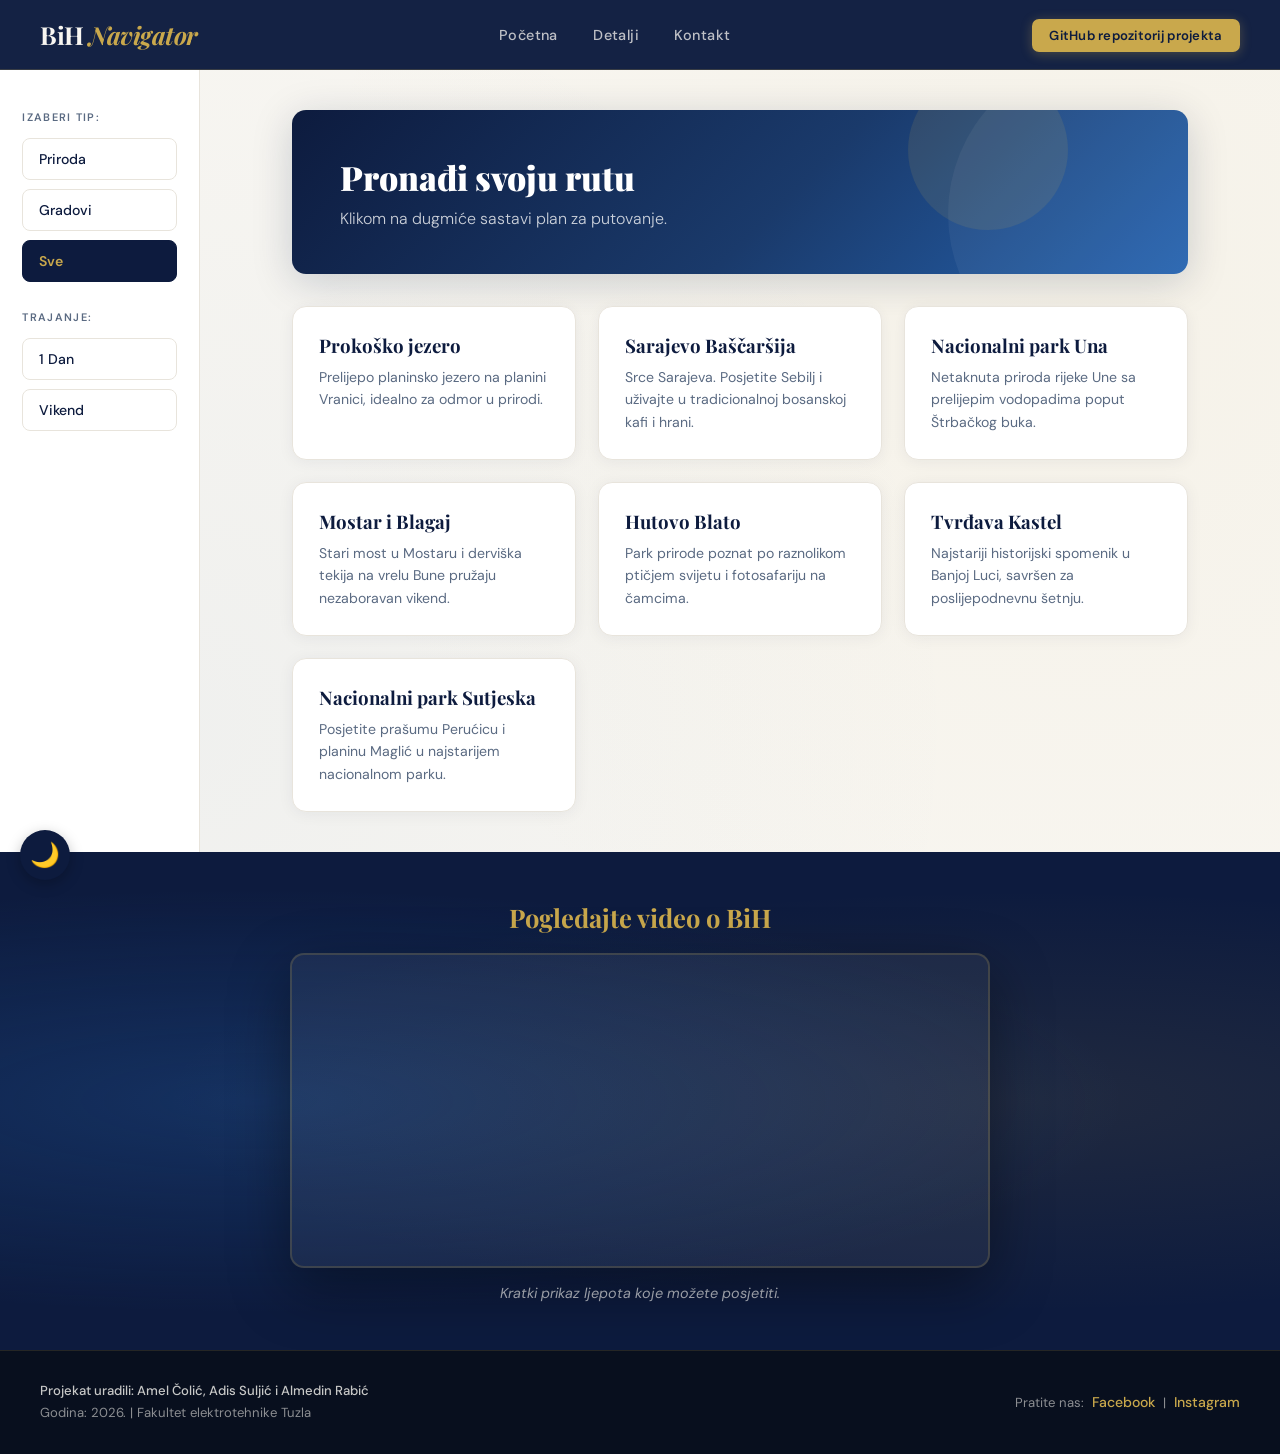
<file: Grupa9_TPTP_projekat/index.html>
<!DOCTYPE html>
<html lang="bs"> 
    <head>
        <meta charset="UTF-8">
        <meta name="viewport" content="width=device-width, initial-scale=1.0"> <!-- Koristen AI kako bi poboljsao responzivnost sa mobilne uredjaje -->
        <title>BiH Navigator | Početna </title>
        <!--Relativan link za css fajl -->
        <link rel="stylesheet" href="css/tptpstil.css">
    </head>
    <body>
        <!--  Header (Sadrži logo i glavni meni) -->
    <header class="glavni-header">
        <div class="logo">
            <h1>BiH <span>Navigator</span></h1>
        </div>

        <nav class="glavna-navigacija">
            <ul>
                <li><a href="index.html">Početna</a></li>
                <li><a href="sadrzaj.html"> Detalji </a></li>
                <li><a href="kontakt.html"> Kontakt </a> </li>
            </ul>
        </nav>

        <!--  Link koji vodi van naše stranice do github projekta -->
        <div class="github-link">
            <a href="https://github.com/amel-colic/Grupa-9-TPTP-2026" target="_blank"> GitHub repozitorij projekta </a>
        </div>
    </header>
    <div class="sredina-stranice">
        <!-- dugmici za odabir tipa putovanja -->   
        <nav class="bocni-meni">
            <h3>Izaberi tip:</h3>
            <button onclick="postaviTip('priroda')">Priroda</button>
            <button onclick="postaviTip('gradovi')">Gradovi</button>
            <button onclick="postaviTip('sve')">Sve</button>

            <br><br> <h3>Trajanje:</h3>
            <button onclick="postaviTrajanje('jednodnevni')">1 Dan</button>
            <button onclick="postaviTrajanje('vikend')">Vikend</button>
        </nav>

        <main class="glavni-sadrzaj">
            
            <section>
                <article>
                    <h2>Pronađi svoju rutu</h2>
                    <p>Klikom na dugmiće sastavi plan za putovanje.</p>
                </article>
            </section>

            <section id="mjesto-za-kartice">
                </section>

        </main>

    </div>
    <aside class="video-sekcija">
        <h3>Pogledajte video o BiH</h3>
       <iframe width="100%" height="315" src="https://www.youtube.com/embed/RyrYCXK0Ipg?autoplay=1&mute=1" frameborder="0" allow="autoplay; encrypted-media" allowfullscreen></iframe>  
        <p>Kratki prikaz ljepota koje možete posjetiti.</p>
    </aside>

    <footer class="donji-dio">
        <div class="autori">
            <p>Projekat uradili: Amel Čolić, Adis Suljić i Almedin Rabić</p>
            <p>Godina: 2026. | Fakultet elektrotehnike Tuzla</p>
        </div>

        <div class="linkovi">
            <p>Pratite nas:</p>
            <a href="https://www.facebook.com" target="_blank">Facebook</a> |
            <a href="https://www.instagram.com" target="_blank">Instagram</a>
        </div>
    </footer>

    <script src="js/tptpskripte.js"></script>

</body> 
</html>
</file>
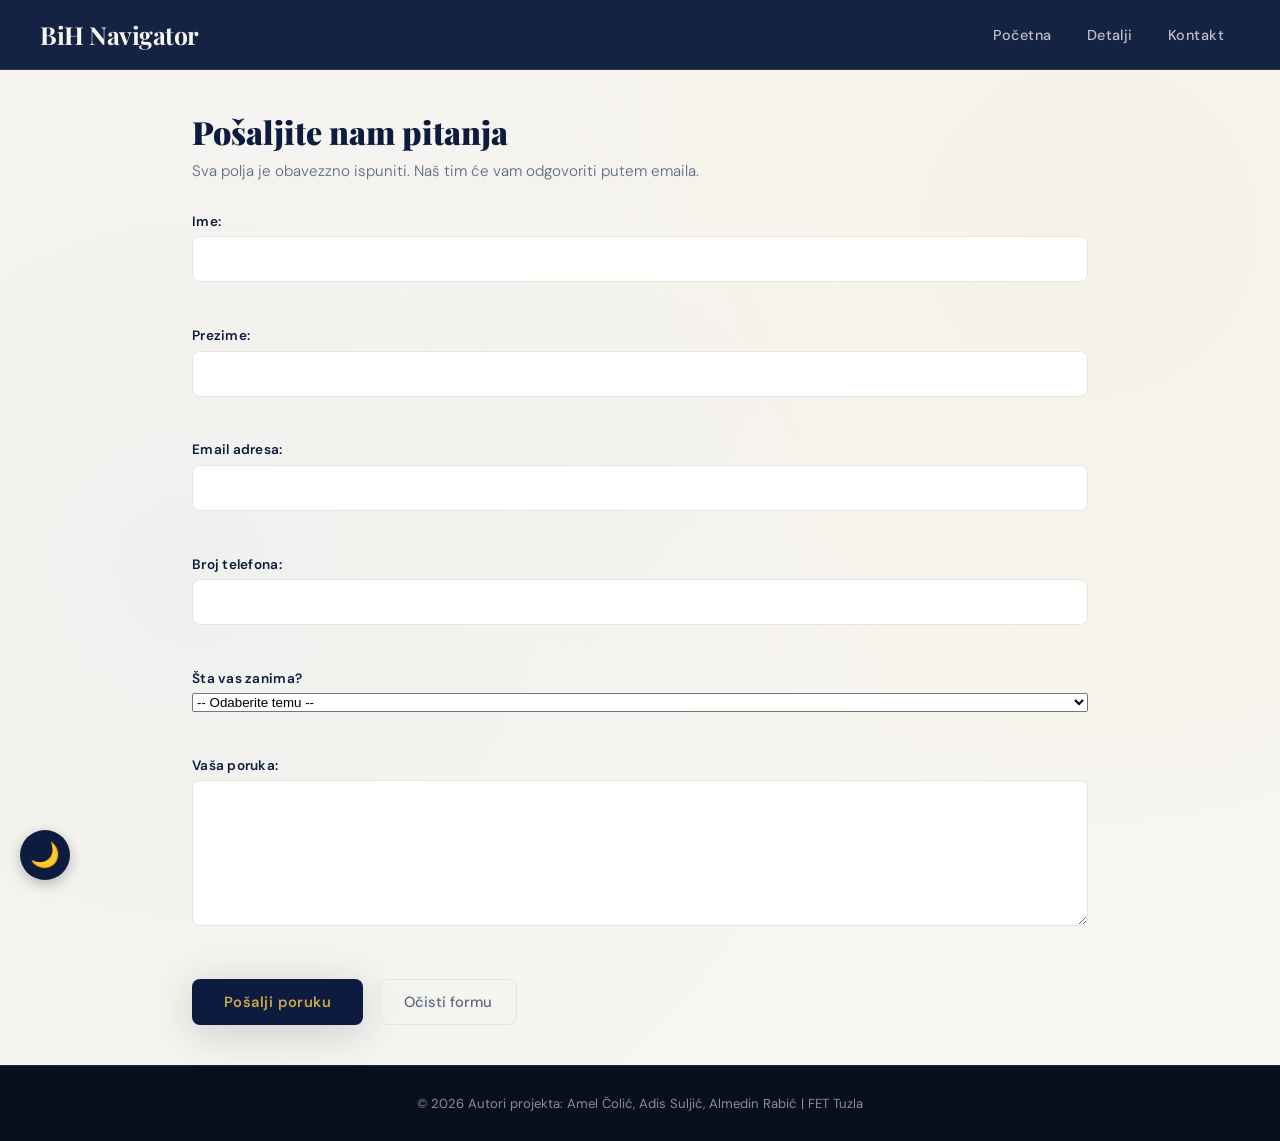
<file: Grupa9_TPTP_projekat/kontakt.html>
<!DOCTYPE html>
<html lang="bs">
<head>
    <meta charset="UTF-8">
    <meta name="viewport" content="width=device-width, initial-scale=1.0"> <!-- Koristen AI za poboljsanje responzivnosti stranice na mobilnim uredjajima-->
    <title>Kontaktirajte nas | BiH Navigator</title>
    <link rel="stylesheet" href="css/tptpstil.css">
</head>
<body>

    <header>
        <h1>BiH Navigator</h1>
        <nav>
            <ul>
                <li><a href="index.html">Početna</a></li>
                <li><a href="sadrzaj.html">Detalji</a></li>
                <li><a href="kontakt.html">Kontakt</a></li>
            </ul>
        </nav>
    </header>

    <main>
        <section class="kontakt">
            <h2>Pošaljite nam pitanja</h2>
            <p>Sva polja je obavezzno ispuniti. Naš tim će vam odgovoriti putem emaila.</p>

            <form id="kontaktForma" novalidate>
    <div class="unos">
        <label for="ime">Ime:</label>
        <input type="text" id="ime" name="ime">
        <span id="imeGreska" class="greska-tekst"></span>
    </div>

    <div class="unos">
        <label for="prezime">Prezime:</label>
        <input type="text" id="prezime" name="prezime">
        <span id="prezimeGreska" class="greska-tekst"></span>
    </div>

    <div class="unos">
        <label for="korisnikEmail">Email adresa:</label>
        <input type="email" id="korisnikEmail" name="korisnikEmail">
        <span id="emailGreska" class="greska-tekst"></span>
    </div>

    <div class="unos">
        <label for="telefon">Broj telefona:</label>
        <input type="text" id="telefon" name="telefon">
        <span id="telGreska" class="greska-tekst"></span>
    </div>

    <div class="unos">
        <label for="tema">Šta vas zanima?</label>
        <select id="tema">
            <option value="">-- Odaberite temu --</option>
            <option value="izlet">Jednodnevni izlet</option>
            <option value="vikend">Vikend avantura</option>
            <option value="smjestaj">Upit za smještaj</option>
        </select>
        <span id="temaGreska" class="greska-tekst"></span>
    </div>

    <div class="unos">
        <label for="poruka">Vaša poruka:</label>
        <textarea id="poruka" rows="6"></textarea>
        <span id="porukaGreska" class="greska-tekst"></span>
    </div>

    <div class="akcije">
        <button type="submit">Pošalji poruku</button>
        <button type="reset" id="ponistiSve">Očisti formu</button>
    </div>
</form>

<div id="uspjeh" style="display:none;">
    <h3 id="porukaUspjehaTekst"></h3>
</div>

            <div id="uspjeh" style="display:none;">
                <h3>Hvala vam! Vaša poruka je uspješno poslana.</h3>
            </div>
        </section>
    </main>

    <footer>
        <p>&copy; 2026 Autori projekta: Amel Čolić, Adis Suljić, Almedin Rabić | FET Tuzla</p>
    </footer>

    <script src="js/tptpskripte.js"></script>

</body>
</html>
</file>
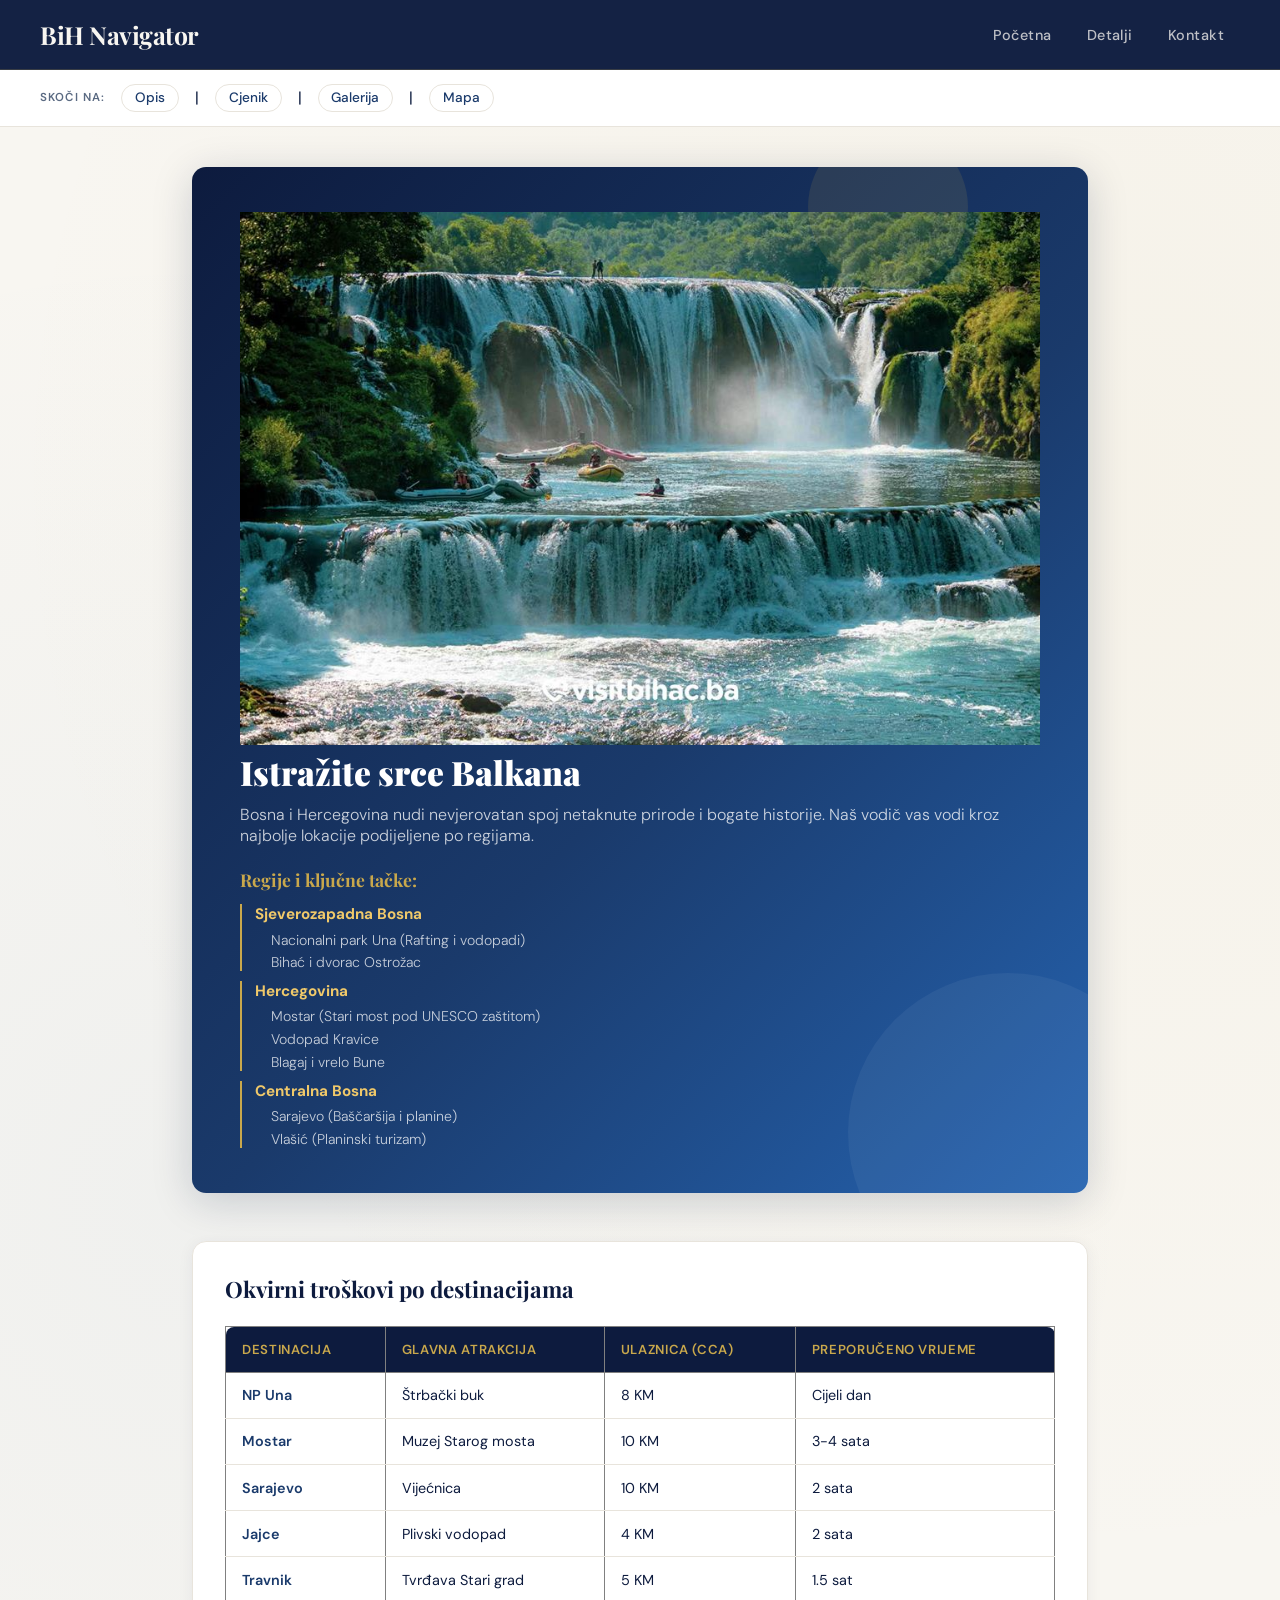
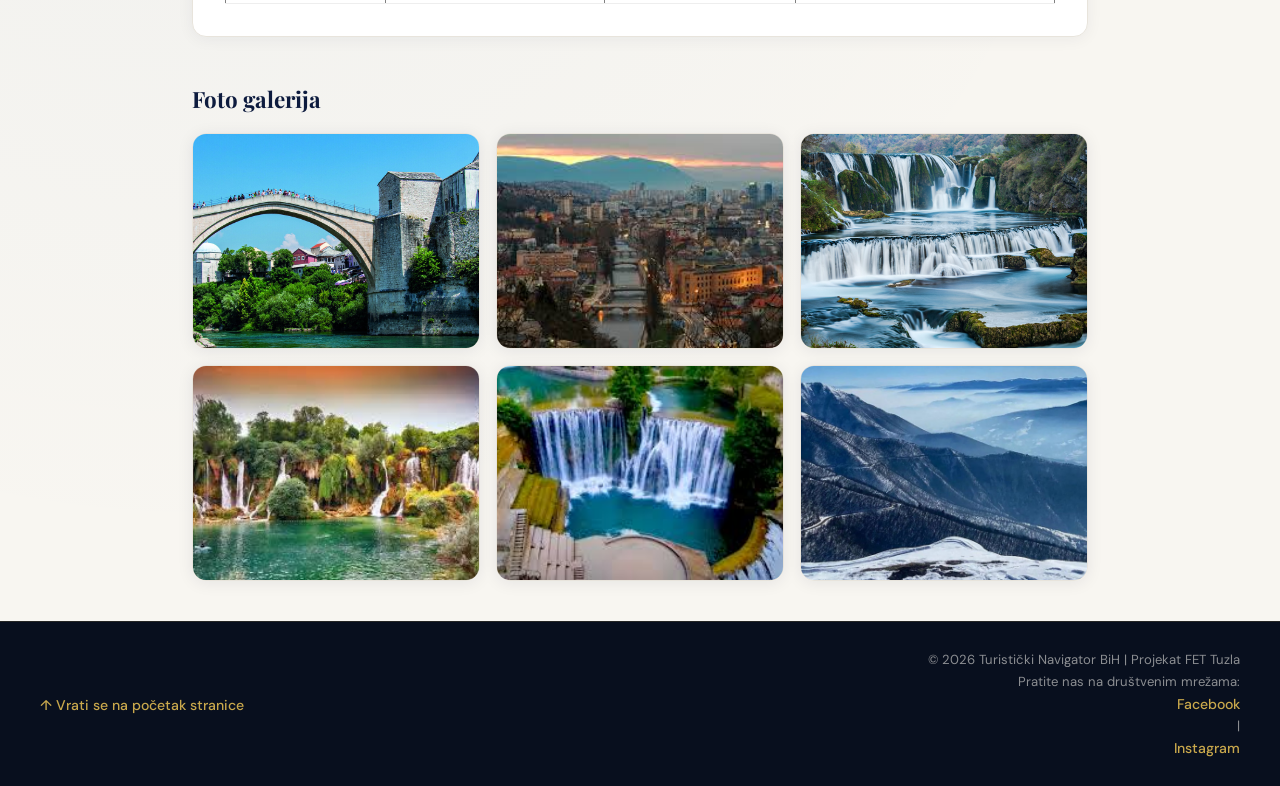
<file: Grupa9_TPTP_projekat/sadrzaj.html>
<!DOCTYPE html>
<html lang="bs">
<head>
    <meta charset="UTF-8">
    <meta name="viewport" content="width=device-width, initial-scale=1.0"> <!-- Koristen AI za generisanje komande za responzivnost stranice na telefonu-->
    <title>Detalji Destinacije | BiH Navigator</title>
    <link rel="stylesheet" href="css/tptpstil.css">
</head>
<body>

    <div id="vrh"></div>

    <header>
        <h1>BiH Navigator</h1>
        <nav>
            <ul>
                <li><a href="index.html">Početna</a></li>
                <li><a href="sadrzaj.html">Detalji</a></li>
                <li><a href="kontakt.html">Kontakt</a></li>
            </ul>
        </nav>
    </header>

    <nav class="brzi-linkovi">
        <h3>Skoči na:</h3>
        <a href="#opis">Opis</a> | 
        <a href="#tabela">Cjenik</a> | 
        <a href="#galerija">Galerija</a> | 
        <a href="#mapa">Mapa</a>
    </nav>
    <main>
    <section id="opis">
        <article>
            <picture>
               <source media="(max-width: 600px)" srcset="slike/una-mala.jpg">
               <source media="(min-width: 601px)" srcset="slike/una-velika.jpg">
               <img src="images/una-velika.jpg" alt="Nacionalni park Una prelijep vodopad" style="width:100%;">
            </picture>
            <h2>Istražite srce Balkana</h2>
            <p>Bosna i Hercegovina nudi nevjerovatan spoj netaknute prirode i bogate historije. Naš vodič vas vodi kroz najbolje lokacije podijeljene po regijama.</p>
            
            <h3>Regije i ključne tačke:</h3>
            <ul>
                <li><strong>Sjeverozapadna Bosna</strong>
                    <ul>
                        <li>Nacionalni park Una (Rafting i vodopadi)</li>
                        <li>Bihać i dvorac Ostrožac</li>
                    </ul>
                </li>
                <li><strong>Hercegovina</strong>
                    <ul>
                        <li>Mostar (Stari most pod UNESCO zaštitom)</li>
                        <li>Vodopad Kravice</li>
                        <li>Blagaj i vrelo Bune</li>
                    </ul>
                </li>
                <li><strong>Centralna Bosna</strong>
                    <ul>
                        <li>Sarajevo (Baščaršija i planine)</li>
                        <li>Vlašić (Planinski turizam)</li>
                    </ul>
                </li>
            </ul>
        </article>
    </section>
         <section id="tabela">
        <h3>Okvirni troškovi po destinacijama</h3>
        <table border="1" style="width:100%; text-align:left;">
            <thead>
                <tr>
                    <th>Destinacija</th>
                    <th>Glavna atrakcija</th>
                    <th>Ulaznica (cca)</th>
                    <th>Preporučeno vrijeme</th>
                </tr>
            </thead>
            <tbody>
                <tr>
                    <td>NP Una</td>
                    <td>Štrbački buk</td>
                    <td>8 KM</td>
                    <td>Cijeli dan</td>
                </tr>
                <tr>
                    <td>Mostar</td>
                    <td>Muzej Starog mosta</td>
                    <td>10 KM</td>
                    <td>3-4 sata</td>
                </tr>
                <tr>
                    <td>Sarajevo</td>
                    <td>Vijećnica</td>
                    <td>10 KM</td>
                    <td>2 sata</td>
                </tr>
                <tr>
                    <td>Jajce</td>
                    <td>Plivski vodopad</td>
                    <td>4 KM</td>
                    <td>2 sata</td>
                </tr>
                <tr>
                    <td>Travnik</td>
                    <td>Tvrđava Stari grad</td>
                    <td>5 KM</td>
                    <td>1.5 sat</td>
                </tr>
            </tbody>
        </table>
    </section>
    <section id="galerija">
        <h3>Foto galerija</h3>
        <div class="galerija-kontejner">
            <img src="slike/mostar.jpg" alt="Stari most u Mostaru">
            <img src="slike/sarajevo.jpg" alt="Pogled na Sarajevo">
            <img src="slike/una.jpg" alt="Vodopad na Uni">
            <img src="slike/kravice.jpg" alt="Vodopad Kravice">
            <img src="slike/jajce.jpg" alt="Plivski vodopad">
            <img src="slike/vlasic.jpg" alt="Vlašić">
        </div>
    </section>

</main>
<footer class="donji-dio">
        <p><a href="#vrh">↑ Vrati se na početak stranice</a></p> <!-- link koji vraca na vrh stranice -->
        
        <div class="info-footer">
            <p>&copy; 2026 Turistički Navigator BiH | Projekat FET Tuzla</p>
            <p>Pratite nas na društvenim mrežama:</p>
            <a href="https://www.facebook.com" target="_blank">Facebook</a> | 
            <a href="https://www.instagram.com" target="_blank">Instagram</a>
        </div>
    </footer>

</body> 
</html>
</file>
<file: Grupa9_TPTP_projekat/css/tptpstil.css>
@import url('https://fonts.googleapis.com/css2?family=Playfair+Display:wght@700;900&family=DM+Sans:wght@300;400;500;600&display=swap');

/* Osnovne boje i stilovi stranice */
:root {
  --plava-tamna: #0d1b3e;
  --plava-srednja: #1a3a6b;
  --plava-svjetla: #2563b0;
  --zlatna: #c9a84c;
  --zlatna-svijetla: #f0c96a;
  --bijela: #f8f6f1;
  --siva-svjetla: #e8e4dc;
  --tekst-tamni: #0d1b3e;
  --tekst-sivi: #5a6a82;
  --shadow-plava: 0 8px 40px rgba(13, 27, 62, 0.18);
  --shadow-zlatna: 0 4px 24px rgba(201, 168, 76, 0.25);
  --radius: 14px;
  --radius-mali: 8px;
}

/* Reset defaultnih margina */
*, *::before, *::after {
  margin: 0;
  padding: 0;
  box-sizing: border-box;
}

html {
  scroll-behavior: smooth;
}

body {
  font-family: 'DM Sans', sans-serif;
  background-color: var(--bijela);
  color: var(--tekst-tamni);
  min-height: 100vh;
  overflow-x: hidden;
  background-image: 
    radial-gradient(circle at 15% 50%, rgba(37, 99, 176, 0.04) 0%, transparent 60%),
    radial-gradient(circle at 85% 20%, rgba(201, 168, 76, 0.05) 0%, transparent 50%);
}

/* Jednostavne animacije */
/* Animacija za header kada se stranica ucita */
@keyframes slideDown {
  from { transform: translateY(-100%); opacity: 0; }
  to   { transform: translateY(0);    opacity: 1; }
}

@keyframes fadeIn {
  from { opacity: 0; transform: translateY(16px); }
  to   { opacity: 1; transform: translateY(0); }
}

@keyframes cardIn {
  from { opacity: 0; transform: scale(0.94) translateY(10px); }
  to   { opacity: 1; transform: scale(1) translateY(0); }
}

@keyframes heroPulse {
  from { box-shadow: 0 8px 40px rgba(13,27,62,0.25), 0 0 0 rgba(201,168,76,0); }
  to   { box-shadow: 0 16px 60px rgba(13,27,62,0.35), 0 0 40px rgba(201,168,76,0.1); }
}

.glavni-header {
  display: flex;
  align-items: center;
  justify-content: space-between;
  padding: 0 2.5rem;
  height: 70px;
  background: rgba(13, 27, 62, 0.97);
  backdrop-filter: blur(12px);
  position: sticky;
  top: 0;
  z-index: 100;
  border-bottom: 1px solid rgba(201, 168, 76, 0.2);
  animation: slideDown 0.6s cubic-bezier(0.16, 1, 0.3, 1) both;
}

.logo h1 {
  font-family: 'Playfair Display', serif;
  font-size: 1.55rem;
  font-weight: 700;
  color: var(--bijela);
  letter-spacing: -0.02em;
}

.logo h1 span {
  color: var(--zlatna);
  font-style: italic;
}

.glavna-navigacija ul {
  list-style: none;
  display: flex;
  gap: 0.2rem;
}

.glavna-navigacija ul li a {
  text-decoration: none;
  color: rgba(248, 246, 241, 0.75);
  font-size: 0.9rem;
  font-weight: 500;
  letter-spacing: 0.03em;
  padding: 0.45rem 1rem;
  border-radius: 6px;
  transition: color 0.2s, background 0.2s;
  position: relative;
}

.glavna-navigacija ul li a::after {
  content: '';
  position: absolute;
  bottom: 4px;
  left: 50%;
  transform: translateX(-50%);
  width: 0;
  height: 2px;
  background: var(--zlatna);
  border-radius: 2px;
  transition: width 0.3s cubic-bezier(0.34, 1.56, 0.64, 1);
}

.glavna-navigacija ul li a:hover {
  color: var(--bijela);
  background: rgba(255,255,255,0.06);
}

.glavna-navigacija ul li a:hover::after {
  width: 60%;
}

.github-link a {
  text-decoration: none;
  background: var(--zlatna);
  color: var(--plava-tamna);
  font-size: 0.82rem;
  font-weight: 600;
  padding: 0.5rem 1.1rem;
  border-radius: 7px;
  letter-spacing: 0.02em;
  transition: background 0.2s, transform 0.2s, box-shadow 0.2s;
  box-shadow: 0 2px 12px rgba(201,168,76,0.3);
}

.github-link a:hover {
  background: var(--zlatna-svijetla);
  transform: translateY(-1px);
  box-shadow: 0 4px 20px rgba(201,168,76,0.45);
}

header:not(.glavni-header) {
  display: flex;
  align-items: center;
  justify-content: space-between;
  padding: 0 2.5rem;
  height: 70px;
  background: rgba(13, 27, 62, 0.97);
  backdrop-filter: blur(12px);
  position: sticky;
  top: 0;
  z-index: 100;
  border-bottom: 1px solid rgba(201, 168, 76, 0.2);
  animation: slideDown 0.6s cubic-bezier(0.16, 1, 0.3, 1) both;
}

header:not(.glavni-header) h1 {
  font-family: 'Playfair Display', serif;
  font-size: 1.55rem;
  font-weight: 700;
  color: var(--bijela);
  letter-spacing: -0.02em;
}

header:not(.glavni-header) nav ul {
  list-style: none;
  display: flex;
  gap: 0.2rem;
}

header:not(.glavni-header) nav ul li a {
  text-decoration: none;
  color: rgba(248, 246, 241, 0.75);
  font-size: 0.9rem;
  font-weight: 500;
  letter-spacing: 0.03em;
  padding: 0.45rem 1rem;
  border-radius: 6px;
  transition: color 0.2s, background 0.2s;
  position: relative;
}

header:not(.glavni-header) nav ul li a::after {
  content: '';
  position: absolute;
  bottom: 4px;
  left: 50%;
  transform: translateX(-50%);
  width: 0;
  height: 2px;
  background: var(--zlatna);
  border-radius: 2px;
  transition: width 0.3s cubic-bezier(0.34, 1.56, 0.64, 1);
}

header:not(.glavni-header) nav ul li a:hover {
  color: var(--bijela);
  background: rgba(255, 255, 255, 0.06);
}

header:not(.glavni-header) nav ul li a:hover::after {
  width: 60%;
}

.brzi-linkovi {
  background: white;
  border-bottom: 1px solid var(--siva-svjetla);
  padding: 0.85rem 2.5rem;
  display: flex;
  align-items: center;
  gap: 1rem;
  flex-wrap: wrap;
  animation: slideDown 0.5s ease 0.2s both;
  position: sticky;
  top: 70px;
  z-index: 90;
}

.brzi-linkovi h3 {
  font-size: 0.72rem;
  font-weight: 600;
  letter-spacing: 0.1em;
  text-transform: uppercase;
  color: var(--tekst-sivi);
  white-space: nowrap;
}

.brzi-linkovi a {
  text-decoration: none;
  color: var(--plava-srednja);
  font-size: 0.85rem;
  font-weight: 500;
  padding: 0.3rem 0.8rem;
  border-radius: 20px;
  border: 1.5px solid var(--siva-svjetla);
  transition: all 0.2s;
}

.brzi-linkovi a:hover {
  background: var(--plava-tamna);
  color: var(--zlatna);
  border-color: var(--plava-tamna);
}

.sredina-stranice {
  display: flex;
  min-height: calc(100vh - 70px - 220px);
  animation: fadeIn 0.7s ease 0.3s both;
}

.bocni-meni {
  width: 200px;
  flex-shrink: 0;
  padding: 2.5rem 1.4rem;
  background: white;
  border-right: 1px solid var(--siva-svjetla);
  display: flex;
  flex-direction: column;
  gap: 0.55rem;
}

.bocni-meni h3 {
  font-family: 'DM Sans', sans-serif;
  font-size: 0.68rem;
  font-weight: 600;
  letter-spacing: 0.12em;
  text-transform: uppercase;
  color: var(--tekst-sivi);
  margin-bottom: 0.3rem;
  margin-top: 0.8rem;
}

.bocni-meni h3:first-child { margin-top: 0; }
.bocni-meni h3:not(:first-child) { margin-top: 1.2rem; }

.bocni-meni button {
  width: 100%;
  padding: 0.7rem 1rem;
  background: transparent;
  border: 1.5px solid var(--siva-svjetla);
  border-radius: var(--radius-mali);
  font-family: 'DM Sans', sans-serif;
  font-size: 0.88rem;
  font-weight: 500;
  color: var(--tekst-tamni);
  cursor: pointer;
  text-align: left;
  transition: all 0.22s cubic-bezier(0.34, 1.56, 0.64, 1);
  position: relative;
  overflow: hidden;
}

.bocni-meni button::before {
  content: '';
  position: absolute;
  left: 0; top: 0; bottom: 0;
  width: 0;
  background: var(--plava-srednja);
  transition: width 0.22s ease;
  z-index: 0;
}

.bocni-meni button span,
.bocni-meni button { position: relative; z-index: 1; }

.bocni-meni button:hover {
  border-color: var(--plava-srednja);
  color: var(--bijela);
  transform: translateX(4px);
  box-shadow: var(--shadow-plava);
}

.bocni-meni button:hover::before { width: 100%; }

.bocni-meni button.aktivan {
  background: var(--plava-tamna);
  border-color: var(--plava-tamna);
  color: var(--zlatna);
  font-weight: 600;
}

.bocni-meni button.aktivan-trajanje {
  background: var(--plava-srednja);
  border-color: var(--plava-srednja);
  color: var(--zlatna-svijetla);
  font-weight: 600;
}

.bocni-meni br { display: none; }

.glavni-sadrzaj {
  flex: 1;
  padding: 2.5rem 2rem;
  display: flex;
  flex-direction: column;
  gap: 2rem;
}

.glavni-sadrzaj section:first-child article {
  background: linear-gradient(135deg, var(--plava-tamna) 0%, var(--plava-srednja) 55%, var(--plava-svjetla) 100%);
  color: white;
  padding: 2.8rem 3rem;
  border-radius: var(--radius);
  position: relative;
  overflow: hidden;
  box-shadow: var(--shadow-plava);
  animation: heroPulse 4s ease-in-out infinite alternate;
}

.glavni-sadrzaj section:first-child article::before {
  content: '';
  position: absolute;
  width: 320px; height: 320px;
  background: rgba(255,255,255,0.05);
  border-radius: 50%;
  right: -80px; bottom: -100px;
}

.glavni-sadrzaj section:first-child article::after {
  content: '';
  position: absolute;
  width: 160px; height: 160px;
  background: rgba(201, 168, 76, 0.12);
  border-radius: 50%;
  right: 120px; top: -40px;
}

.glavni-sadrzaj section:first-child article h2 {
  font-family: 'Playfair Display', serif;
  font-size: 2.1rem;
  font-weight: 900;
  margin-bottom: 0.6rem;
  position: relative;
  z-index: 1;
}

.glavni-sadrzaj section:first-child article p {
  font-size: 1rem;
  color: rgba(255,255,255,0.78);
  position: relative;
  z-index: 1;
  font-weight: 300;
}

/* Grid raspored kartica */
section#mjesto-za-kartice {
  display: grid;
  grid-template-columns: repeat(3, 1fr);
  gap: 1.4rem;
}

.kartica {
  background: white;
  border-radius: var(--radius);
  border: 1px solid var(--siva-svjetla);
  padding: 1.6rem;
  box-shadow: 0 2px 16px rgba(13,27,62,0.06);
  transition: transform 0.3s cubic-bezier(0.34, 1.56, 0.64, 1), box-shadow 0.3s;
  animation: cardIn 0.4s cubic-bezier(0.16, 1, 0.3, 1) both;
}

/* Hover efekat za kartice */
.kartica:hover {
  transform: translateY(-6px) scale(1.01);
  box-shadow: var(--shadow-plava);
}

.kartica h3 {
  font-family: 'Playfair Display', serif;
  color: var(--plava-tamna);
  margin-bottom: 0.5rem;
}

.kartica p {
  font-size: 0.88rem;
  color: var(--tekst-sivi);
  line-height: 1.6;
}

main {
  animation: fadeIn 0.7s ease 0.3s both;
  padding: 2.5rem 2rem;
  max-width: 960px;
  margin: 0 auto;
  display: flex;
  flex-direction: column;
  gap: 3rem;
}

/* ---- Opis sekcija ---- */
#opis article {
  background: linear-gradient(135deg, var(--plava-tamna) 0%, var(--plava-srednja) 55%, var(--plava-svjetla) 100%);
  color: white;
  padding: 2.8rem 3rem;
  border-radius: var(--radius);
  position: relative;
  overflow: hidden;
  box-shadow: var(--shadow-plava);
  animation: heroPulse 4s ease-in-out infinite alternate;
}

#opis article::before {
  content: '';
  position: absolute;
  width: 320px; height: 320px;
  background: rgba(255,255,255,0.05);
  border-radius: 50%;
  right: -80px; bottom: -100px;
}

#opis article::after {
  content: '';
  position: absolute;
  width: 160px; height: 160px;
  background: rgba(201, 168, 76, 0.12);
  border-radius: 50%;
  right: 120px; top: -40px;
}

#opis article h2 {
  font-family: 'Playfair Display', serif;
  font-size: 2.1rem;
  font-weight: 900;
  margin-bottom: 0.6rem;
  position: relative;
  z-index: 1;
}

#opis article p {
  font-size: 1rem;
  color: rgba(255,255,255,0.78);
  margin-bottom: 1.4rem;
  font-weight: 300;
  position: relative;
  z-index: 1;
}

#opis article h3 {
  font-family: 'Playfair Display', serif;
  font-size: 1.1rem;
  color: var(--zlatna);
  margin-bottom: 0.8rem;
  position: relative;
  z-index: 1;
}

#opis article ul {
  list-style: none;
  display: flex;
  flex-direction: column;
  gap: 0.6rem;
  position: relative;
  z-index: 1;
}

#opis article > ul > li {
  font-weight: 600;
  font-size: 0.95rem;
  color: var(--zlatna-svijetla);
  padding-left: 0.8rem;
  border-left: 2px solid var(--zlatna);
}

#opis article > ul > li > ul {
  margin-top: 0.4rem;
  gap: 0.3rem;
}

#opis article > ul > li > ul > li {
  font-weight: 300;
  font-size: 0.88rem;
  color: rgba(255,255,255,0.75);
  padding-left: 1rem;
  border-left: none;
}

/* ---- Tabela sekcija ---- */
#tabela {
  background: white;
  border-radius: var(--radius);
  border: 1px solid var(--siva-svjetla);
  padding: 2rem;
  box-shadow: 0 2px 16px rgba(13,27,62,0.06);
  animation: cardIn 0.4s cubic-bezier(0.16, 1, 0.3, 1) both;
  overflow-x: auto;
}

#tabela h3 {
  font-family: 'Playfair Display', serif;
  font-size: 1.4rem;
  color: var(--plava-tamna);
  margin-bottom: 1.4rem;
}

#tabela table {
  width: 100%;
  border-collapse: collapse;
  font-size: 0.9rem;
}

#tabela table thead tr {
  background: var(--plava-tamna);
  color: var(--zlatna);
}

#tabela table thead th {
  padding: 0.85rem 1rem;
  text-align: left;
  font-weight: 600;
  font-size: 0.82rem;
  letter-spacing: 0.05em;
  text-transform: uppercase;
}

#tabela table thead th:first-child { border-radius: var(--radius-mali) 0 0 0; }
#tabela table thead th:last-child  { border-radius: 0 var(--radius-mali) 0 0; }

#tabela table tbody tr {
  border-bottom: 1px solid var(--siva-svjetla);
  transition: background 0.2s;
}

#tabela table tbody tr:hover { background: rgba(37, 99, 176, 0.04); }
#tabela table tbody tr:last-child { border-bottom: none; }

#tabela table tbody td {
  padding: 0.85rem 1rem;
  color: var(--tekst-tamni);
}

#tabela table tbody td:first-child {
  font-weight: 600;
  color: var(--plava-srednja);
}

/* ---- Galerija sekcija ---- */
#galerija {
  display: flex;
  flex-direction: column;
  gap: 1.2rem;
}

#galerija h3 {
  font-family: 'Playfair Display', serif;
  font-size: 1.4rem;
  color: var(--plava-tamna);
}

.galerija-kontejner {
  display: grid;
  grid-template-columns: repeat(3, 1fr);
  gap: 1rem;
}

.galerija-kontejner img {
  width: 100%;
  aspect-ratio: 4/3;
  object-fit: cover;
  border-radius: var(--radius);
  border: 1px solid var(--siva-svjetla);
  box-shadow: 0 2px 16px rgba(13,27,62,0.08);
  transition: transform 0.3s cubic-bezier(0.34, 1.56, 0.64, 1), box-shadow 0.3s;
}

.galerija-kontejner img:hover {
  transform: scale(1.03);
  box-shadow: var(--shadow-plava);
}

.kontakt h2 {
  font-family: 'Playfair Display', serif;
  font-size: 2rem;
  font-weight: 900;
  color: var(--plava-tamna);
  margin-bottom: 0.5rem;
}

.kontakt > p {
  color: var(--tekst-sivi);
  font-size: 0.95rem;
  margin-bottom: 2rem;
  font-weight: 300;
}

#kontaktForma {
  display: flex;
  flex-direction: column;
  gap: 1.4rem;
}

.unos {
  display: flex;
  flex-direction: column;
  gap: 0.4rem;
}

.unos label {
  font-size: 0.85rem;
  font-weight: 600;
  color: var(--plava-tamna);
  letter-spacing: 0.02em;
}

.unos input,
.unos textarea {
  font-family: 'DM Sans', sans-serif;
  font-size: 0.92rem;
  color: var(--tekst-tamni);
  background: white;
  border: 1.5px solid var(--siva-svjetla);
  border-radius: var(--radius-mali);
  padding: 0.75rem 1rem;
  transition: border-color 0.2s, box-shadow 0.2s;
  outline: none;
  resize: vertical;
}

.unos input:focus,
.unos textarea:focus {
  border-color: var(--plava-svjetla);
  box-shadow: 0 0 0 3px rgba(37, 99, 176, 0.12);
}

.unos input:hover,
.unos textarea:hover { border-color: var(--plava-srednja); }

.greska-tekst {
  font-size: 0.78rem;
  color: #c0392b;
  font-weight: 500;
  min-height: 1rem;
}

.akcije {
  display: flex;
  gap: 1rem;
  margin-top: 0.5rem;
  flex-wrap: wrap;
}

.akcije button[type="submit"] {
  background: var(--plava-tamna);
  color: var(--zlatna);
  border: none;
  border-radius: var(--radius-mali);
  padding: 0.75rem 2rem;
  font-family: 'DM Sans', sans-serif;
  font-size: 0.92rem;
  font-weight: 600;
  cursor: pointer;
  letter-spacing: 0.03em;
  transition: background 0.2s, transform 0.2s, box-shadow 0.2s;
  box-shadow: var(--shadow-plava);
}

.akcije button[type="submit"]:hover {
  background: var(--plava-srednja);
  transform: translateY(-2px);
  box-shadow: 0 8px 30px rgba(13, 27, 62, 0.25);
}

.akcije button[type="reset"] {
  background: transparent;
  color: var(--tekst-sivi);
  border: 1.5px solid var(--siva-svjetla);
  border-radius: var(--radius-mali);
  padding: 0.75rem 1.5rem;
  font-family: 'DM Sans', sans-serif;
  font-size: 0.92rem;
  font-weight: 500;
  cursor: pointer;
  transition: border-color 0.2s, color 0.2s, transform 0.2s;
}

.akcije button[type="reset"]:hover {
  border-color: var(--plava-srednja);
  color: var(--plava-tamna);
  transform: translateY(-2px);
}

#uspjeh {
  margin-top: 2rem;
  background: linear-gradient(135deg, var(--plava-tamna), var(--plava-srednja));
  color: white;
  padding: 1.6rem 2rem;
  border-radius: var(--radius);
  box-shadow: var(--shadow-plava);
  animation: cardIn 0.4s cubic-bezier(0.16, 1, 0.3, 1) both;
}

#uspjeh h3 {
  font-family: 'Playfair Display', serif;
  font-size: 1.2rem;
  color: var(--zlatna);
}

.video-sekcija {
  background: var(--plava-tamna);
  color: var(--bijela);
  padding: 3rem 2.5rem;
  text-align: center;
  position: relative;
  overflow: hidden;
}

.video-sekcija::before {
  content: '';
  position: absolute;
  inset: 0;
  background: 
    radial-gradient(ellipse at 20% 50%, rgba(37,99,176,0.3) 0%, transparent 60%),
    radial-gradient(ellipse at 80% 50%, rgba(201,168,76,0.1) 0%, transparent 60%);
  pointer-events: none;
}

.video-sekcija h3 {
  font-family: 'Playfair Display', serif;
  font-size: 1.6rem;
  font-weight: 700;
  margin-bottom: 1.2rem;
  color: var(--zlatna);
  position: relative;
}

.video-sekcija iframe {
  border-radius: var(--radius);
  max-width: 700px;
  width: 100%;
  min-height: 315px;
  box-shadow: 0 20px 60px rgba(0,0,0,0.4);
  position: relative;
  border: 2px solid rgba(201,168,76,0.2);
  background: rgba(255,255,255,0.05);
  display: block;
  margin: 0 auto;
}

.video-sekcija p {
  margin-top: 1rem;
  color: rgba(248,246,241,0.6);
  font-size: 0.9rem;
  font-style: italic;
  position: relative;
}

.donji-dio {
  background: #080f1e;
  color: rgba(248,246,241,0.55);
  padding: 1.8rem 2.5rem;
  display: flex;
  justify-content: space-between;
  align-items: center;
  flex-wrap: wrap;
  gap: 1rem;
  border-top: 1px solid rgba(201,168,76,0.15);
}

.donji-dio a {
  text-decoration: none;
  color: var(--zlatna);
  font-weight: 500;
  font-size: 0.88rem;
  transition: color 0.2s;
}

.donji-dio a:hover { color: var(--zlatna-svijetla); }

.autori p {
  font-size: 0.82rem;
  line-height: 1.7;
}

.autori p:first-child {
  color: rgba(248,246,241,0.8);
  font-weight: 500;
}

.linkovi {
  display: flex;
  align-items: center;
  gap: 0.5rem;
  font-size: 0.82rem;
}

.linkovi a {
  text-decoration: none;
  color: var(--zlatna);
  font-weight: 500;
  transition: color 0.2s;
}

.linkovi a:hover { color: var(--zlatna-svijetla); }

/* ---- Info footer - sadrzaj stranica ---- */
.info-footer {
  display: flex;
  flex-direction: column;
  align-items: flex-end;
  gap: 0.3rem;
  font-size: 0.82rem;
}

.info-footer p { color: rgba(248,246,241,0.55); }

.info-footer a {
  color: var(--zlatna);
  text-decoration: none;
  font-weight: 500;
  transition: color 0.2s;
}

.info-footer a:hover { color: var(--zlatna-svijetla); }

footer:not(.donji-dio) {
  background: #080f1e;
  color: rgba(248, 246, 241, 0.55);
  padding: 1.8rem 2.5rem;
  text-align: center;
  border-top: 1px solid rgba(201, 168, 76, 0.15);
  font-size: 0.82rem;
}

::-webkit-scrollbar { width: 6px; }
::-webkit-scrollbar-track { background: var(--siva-svjetla); }
::-webkit-scrollbar-thumb { background: var(--plava-srednja); border-radius: 3px; }
::-webkit-scrollbar-thumb:hover { background: var(--zlatna); }

::selection {
  background: var(--zlatna);
  color: var(--plava-tamna);
}

/* Responsive dio za mobitel, tablet i desktop */

/* MOBITEL <600px */
/* Prilagodba za manje ekrane */
@media (max-width: 599px) {

  .glavni-header {
    padding: 0.8rem 1rem;
    flex-wrap: wrap;
    height: auto;
    gap: 0.6rem;
  }

  .logo h1 { font-size: 1.1rem; }
  .glavna-navigacija ul { gap: 0; flex-wrap: wrap; }
  .glavna-navigacija ul li a { padding: 0.35rem 0.55rem; font-size: 0.78rem; }
  .github-link a { font-size: 0.72rem; padding: 0.38rem 0.75rem; }

  header:not(.glavni-header) {
    padding: 0.8rem 1rem;
    height: auto;
    flex-wrap: wrap;
    gap: 0.6rem;
  }

  header:not(.glavni-header) h1 { font-size: 1.1rem; }
  header:not(.glavni-header) nav ul li a { padding: 0.35rem 0.55rem; font-size: 0.78rem; }

  .brzi-linkovi { padding: 0.7rem 1rem; gap: 0.5rem; top: 0; }

  .sredina-stranice { flex-direction: column; }

  .bocni-meni {
    width: 100%;
    flex-direction: row;
    flex-wrap: wrap;
    padding: 1rem;
    border-right: none;
    border-bottom: 1px solid var(--siva-svjetla);
  }

  .glavni-sadrzaj { padding: 1.2rem; }
  /* Grid raspored kartica */
section#mjesto-za-kartice { grid-template-columns: 1fr; }

  main { padding: 1.5rem 1rem; gap: 2rem; }

  #opis article { padding: 1.8rem 1.4rem; }
  #opis article h2 { font-size: 1.5rem; }

  .galerija-kontejner { grid-template-columns: 1fr; }

  #tabela { padding: 1.2rem; }
  #tabela table { font-size: 0.78rem; }

  .donji-dio {
    flex-direction: column;
    text-align: center;
    padding: 1.3rem 1rem;
  }

  .info-footer { align-items: center; }

  .akcije { flex-direction: column; }
  .akcije button { width: 100%; }
}

/* TABLET 600px - 900px */
@media (min-width: 600px) and (max-width: 899px) {

  .glavni-header { padding: 0 1.5rem; }

  .sredina-stranice { flex-direction: column; }

  .bocni-meni {
    width: 100%;
    flex-direction: row;
    flex-wrap: wrap;
    padding: 1.2rem;
    border-right: none;
    border-bottom: 1px solid var(--siva-svjetla);
  }

  .glavni-sadrzaj { padding: 1.8rem; }
  /* Grid raspored kartica */
section#mjesto-za-kartice { grid-template-columns: repeat(2, 1fr); }
  .galerija-kontejner { grid-template-columns: repeat(2, 1fr); }

  main { padding: 2rem 1.5rem; }
}

/* DESKTOP >900px */
@media (min-width: 900px) {
  /* Grid raspored kartica */
section#mjesto-za-kartice { grid-template-columns: repeat(3, 1fr); }
  .galerija-kontejner { grid-template-columns: repeat(3, 1fr); }
}
/* ----------------------------------------------------------------
    Dodao Almedin Rabic - Dark Mode
    ---------------------------------------------------------------- */
body.dark-mode {
    background-color: #050a14 !important;
    /* Ekstremno tamno plava, skoro crna */
    background-image:
        radial-gradient(circle at 15% 50%, rgba(37, 99, 176, 0.08) 0%, transparent 60%),
        radial-gradient(circle at 85% 20%, rgba(201, 168, 76, 0.08) 0%, transparent 50%) !important;
    color: #e2e8f0 !important;
}

/* Header */
body.dark-mode .glavni-header {
    background: rgba(5, 10, 20, 0.95) !important;
    border-bottom: 1px solid rgba(201, 168, 76, 0.15) !important;
}

body.dark-mode .logo h1,
body.dark-mode .glavna-navigacija ul li a {
    color: #f8f6f1 !important;
}

body.dark-mode .logo h1 span {
    color: var(--zlatna-svijetla) !important;
}

body.dark-mode .glavna-navigacija ul li a:hover {
    background: rgba(255, 255, 255, 0.08) !important;
}

/* Bočni meni (Sidebar) */
body.dark-mode .bocni-meni {
    background: #091122 !important;
    border-color: rgba(255, 255, 255, 0.05) !important;
}

body.dark-mode .bocni-meni h3 {
    color: #a0aec0 !important;
}

body.dark-mode .bocni-meni button {
    background: transparent !important;
    color: #e2e8f0 !important;
    border-color: rgba(255, 255, 255, 0.1) !important;
}

body.dark-mode .bocni-meni button:hover {
    border-color: var(--plava-srednja) !important;
    color: white !important;
}

body.dark-mode .bocni-meni button.aktivan {
    background: var(--plava-tamna) !important;
    border-color: var(--plava-tamna) !important;
    color: var(--zlatna-svijetla) !important;
}

/* Kartice */
body.dark-mode .kartica {
    background: #091122 !important;
    border-color: rgba(255, 255, 255, 0.05) !important;
    box-shadow: 0 4px 20px rgba(0, 0, 0, 0.4) !important;
}

body.dark-mode .kartica:hover {
    box-shadow: 0 8px 30px rgba(13, 27, 62, 0.8) !important;
}

body.dark-mode .kartica h3 {
    color: var(--zlatna-svijetla) !important;
}

body.dark-mode .kartica p {
    color: #cbd5e1 !important;
}

/* Naslovna sekcija ostaje ista, samo pojacavamo sjenku */
body.dark-mode .glavni-sadrzaj section:first-child article {
    box-shadow: 0 12px 50px rgba(0, 0, 0, 0.6) !important;
}

/* GitHub Link */
body.dark-mode .github-link a {
    background: rgba(201, 168, 76, 0.1) !important;
    color: var(--zlatna-svijetla) !important;
    border: 1px solid rgba(201, 168, 76, 0.4) !important;
    box-shadow: none !important;
}

body.dark-mode .github-link a:hover {
    background: var(--zlatna) !important;
    color: #050a14 !important;
}
</file>
